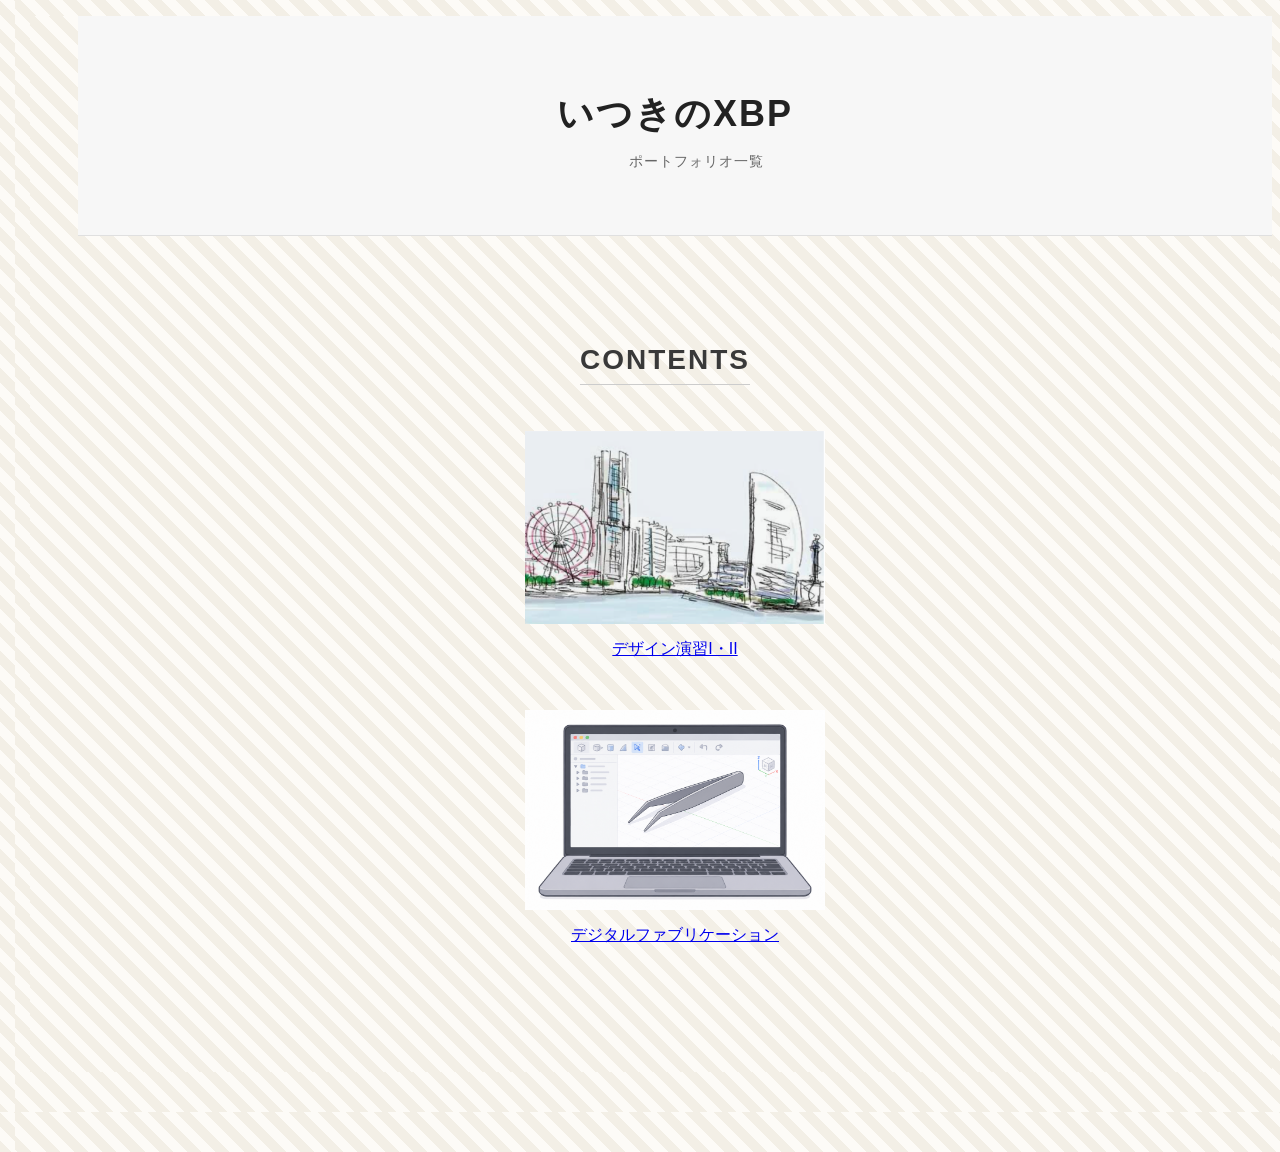
<file: index.html>
<!DOCTYPE html>
<html lang="jp">
<head>
    <meta charset="UTF-8">
    <title>XBP_HPsample</title>
    <link rel="stylesheet" href="./css/style.css">
</head>
<body>
    
    <!-- ヘッダー・メインタイトルの部分 -->
  <div class="main-header">
    <h1>いつきのXBP</h1>
    <p>ポートフォリオ一覧</p>
  </div>
        <!-- このようにするとコードとして認識されない。（メモができる）-->
        <!--番号付きのリスト-->
        <section class="contents-section">
  <h2>CONTENTS</h2>
  
  <!-- 1つ目のコンテンツカード -->
  <div class="card">
    <img src="images/スクリーンショット 2026-11-12 15.03.06.png" alt="デザイン演習"> <!-- 画像のパスを指定 -->
    <li><a href="./de12/index.html">デザイン演習I・II</a></li>
  </div>

  <!-- 2つ目のコンテンツカード -->
  <div class="card">
    <img src="images/pinirasuto.png" alt="コンピュータ">
    <li><a href="./digi_fab/index.html">デジタルファブリケーション</a></li>
  </div>
</section>


            
        <br>
        <br>


</body>
</html>
</file>
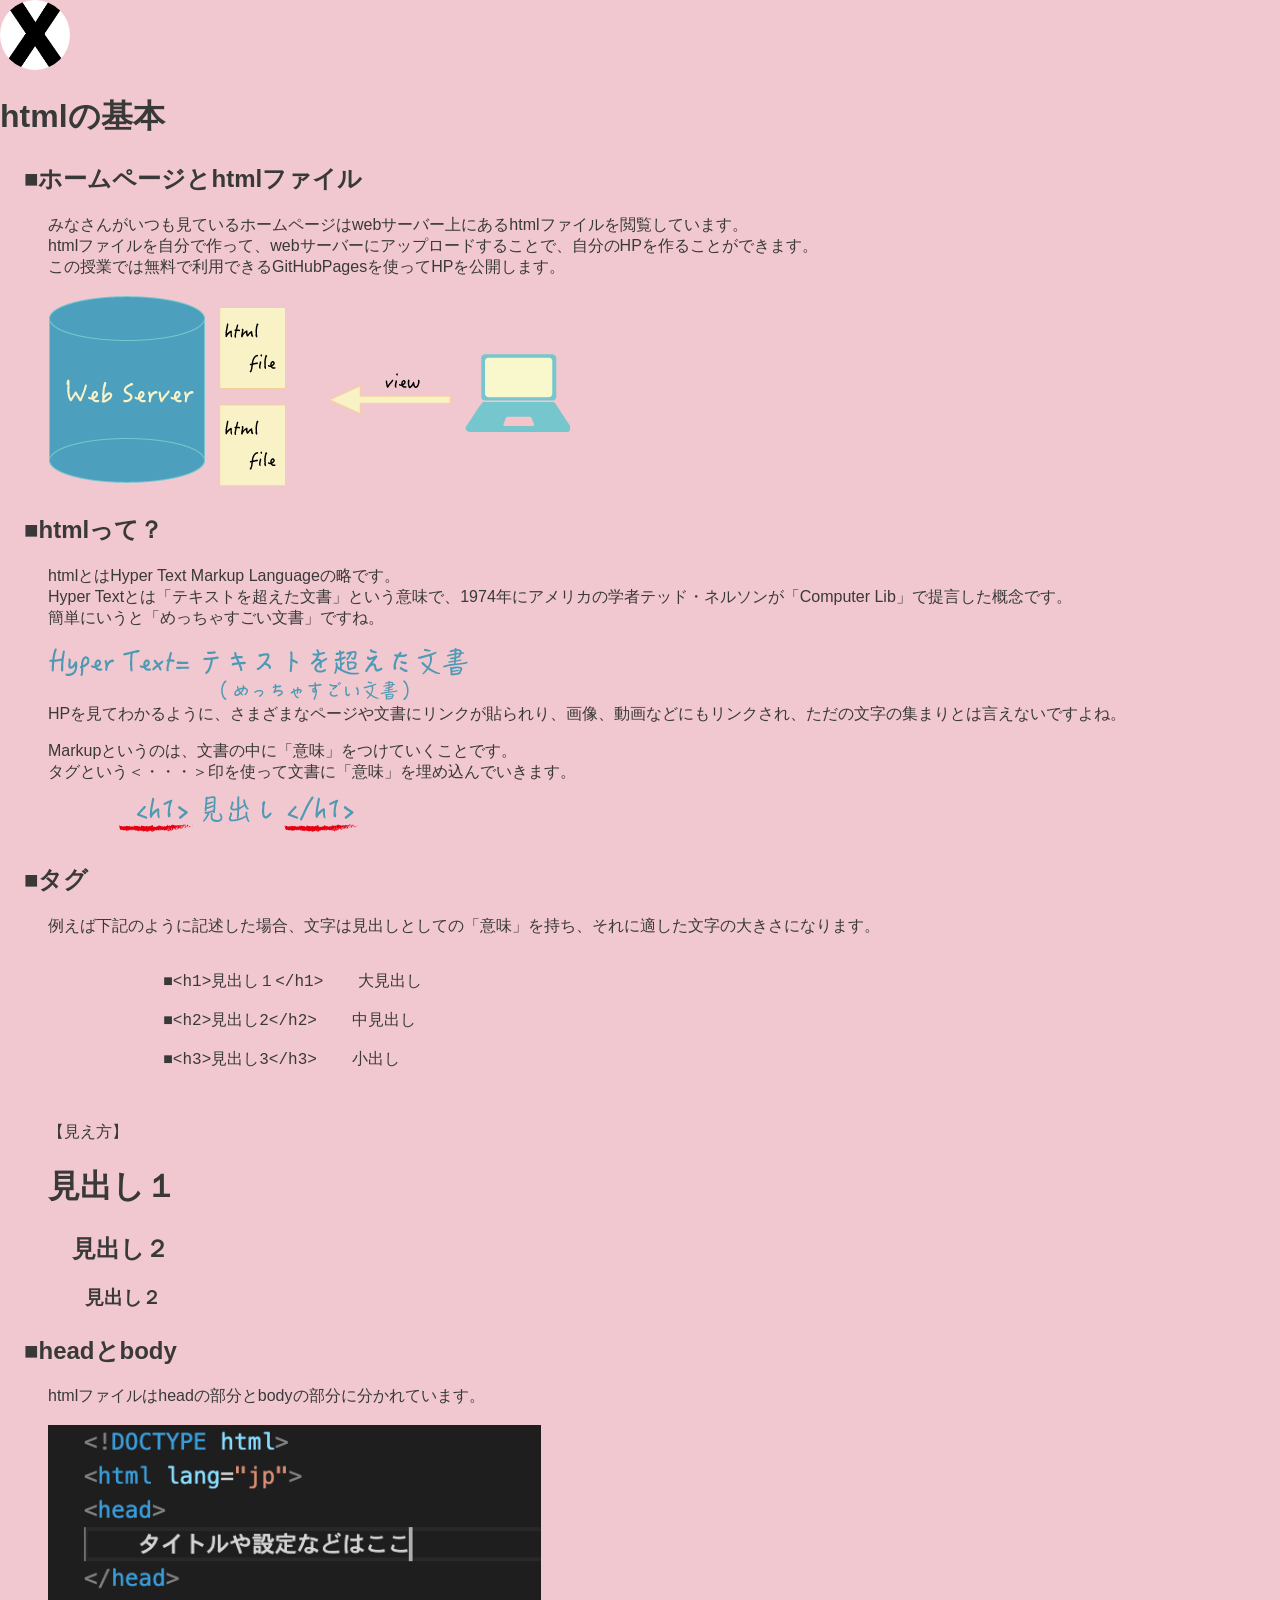
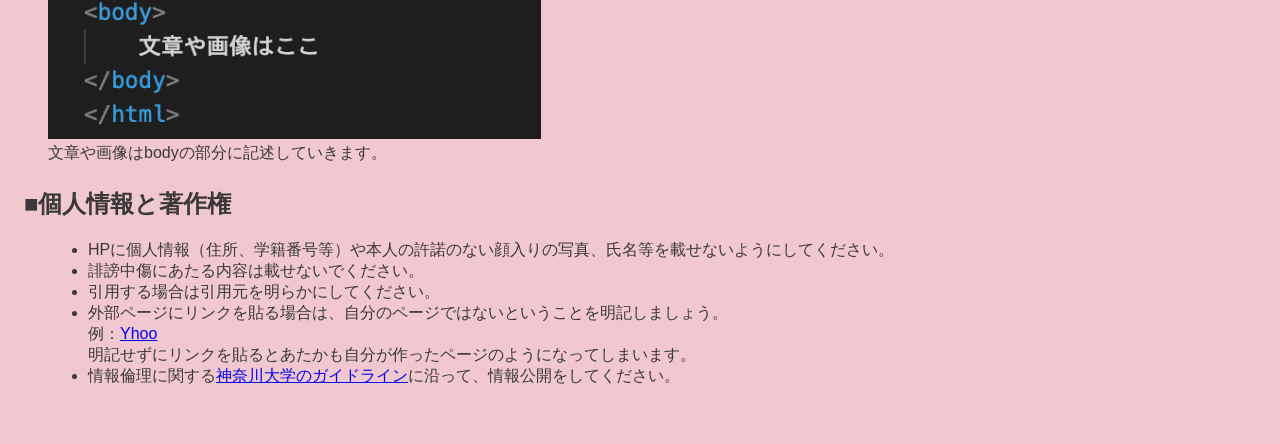
<file: de12/hp1.html>
<!DOCTYPE html>
<html lang="jp">
<head>
    <meta charset="UTF-8">
    <title>html_1</title>
    <link rel="stylesheet" href="./css/style.css">
    <link rel="shortcut icon" href="./images/xbp.ico">
</head>
<body>
    <logotohome>
    <a href="../index.html"><img src="./images/0_XBlogo.png" ></a>
    </logotohome>


    <h1>htmlの基本</h1>
    <h2>■ホームページとhtmlファイル</h2>
        <div>
            みなさんがいつも見ているホームページはwebサーバー上にあるhtmlファイルを閲覧しています。<br>
            htmlファイルを自分で作って、webサーバーにアップロードすることで、自分のHPを作ることができます。<br>
            この授業では無料で利用できるGitHubPagesを使ってHPを公開します。<br><br>
            <img src="./images/webserver_html.png">
        </div>
    <h2>■htmlって？</h2>
    <div>
        htmlとはHyper Text Markup Languageの略です。<br>
        Hyper Textとは「テキストを超えた文書」という意味で、1974年にアメリカの学者テッド・ネルソンが「Computer Lib」で提言した概念です。<br>
        簡単にいうと「めっちゃすごい文書」ですね。<br><br>
        <img src="./images/hypertxt.png"><br>
        HPを見てわかるように、さまざまなページや文書にリンクが貼られり、画像、動画などにもリンクされ、ただの文字の集まりとは言えないですよね。
    </div>
    <div>
        
        Markupというのは、文書の中に「意味」をつけていくことです。<br>
        タグという＜・・・＞印を使って文書に「意味」を埋め込んでいきます。<br>
        <img src="./images/tag.png">

    </div>
    


    <h2>■タグ</h2>
    <div>
        例えば下記のように記述した場合、文字は見出しとしての「意味」を持ち、それに適した文字の大きさになります。<br>
        <xmp>
            ■<h1>見出し１</h1>    大見出し
    
            ■<h2>見出し2</h2>    中見出し
    
            ■<h3>見出し3</h3>    小出し
    
        </xmp>
        【見え方】
        <h1>見出し１</h1>
        <h2>見出し２</h2>
        <h3>見出し２</h3>

    </div>
    
    <h2>■headとbody</h2>
    <div>
    htmlファイルはheadの部分とbodyの部分に分かれています。<br><br>
        <img src="./images/htmlbasic.png" width="40%">
        <br>
        文章や画像はbodyの部分に記述していきます。
    </div>

    <h2>■個人情報と著作権</h2>
    <div>
        <ul>
            <li>HPに個人情報（住所、学籍番号等）や本人の許諾のない顔入りの写真、氏名等を載せないようにしてください。</li>
            <li>誹謗中傷にあたる内容は載せないでください。</li>
            <li>引用する場合は引用元を明らかにしてください。</li>
            <li>外部ページにリンクを貼る場合は、自分のページではないということを明記しましょう。<br>例：<a href="https://www.yahoo.co.jp/">Yhoo</a><br>
            明記せずにリンクを貼るとあたかも自分が作ったページのようになってしまいます。 </li>
            <li>情報倫理に関する<a href="https://www.kanagawa-u.ac.jp/sns/guideline/" target="_blank">神奈川大学のガイドライン</a>に沿って、情報公開をしてください。</li>
        </ul>
    
    </div>






    
<br>
<br>


</body>
</html>
</file>
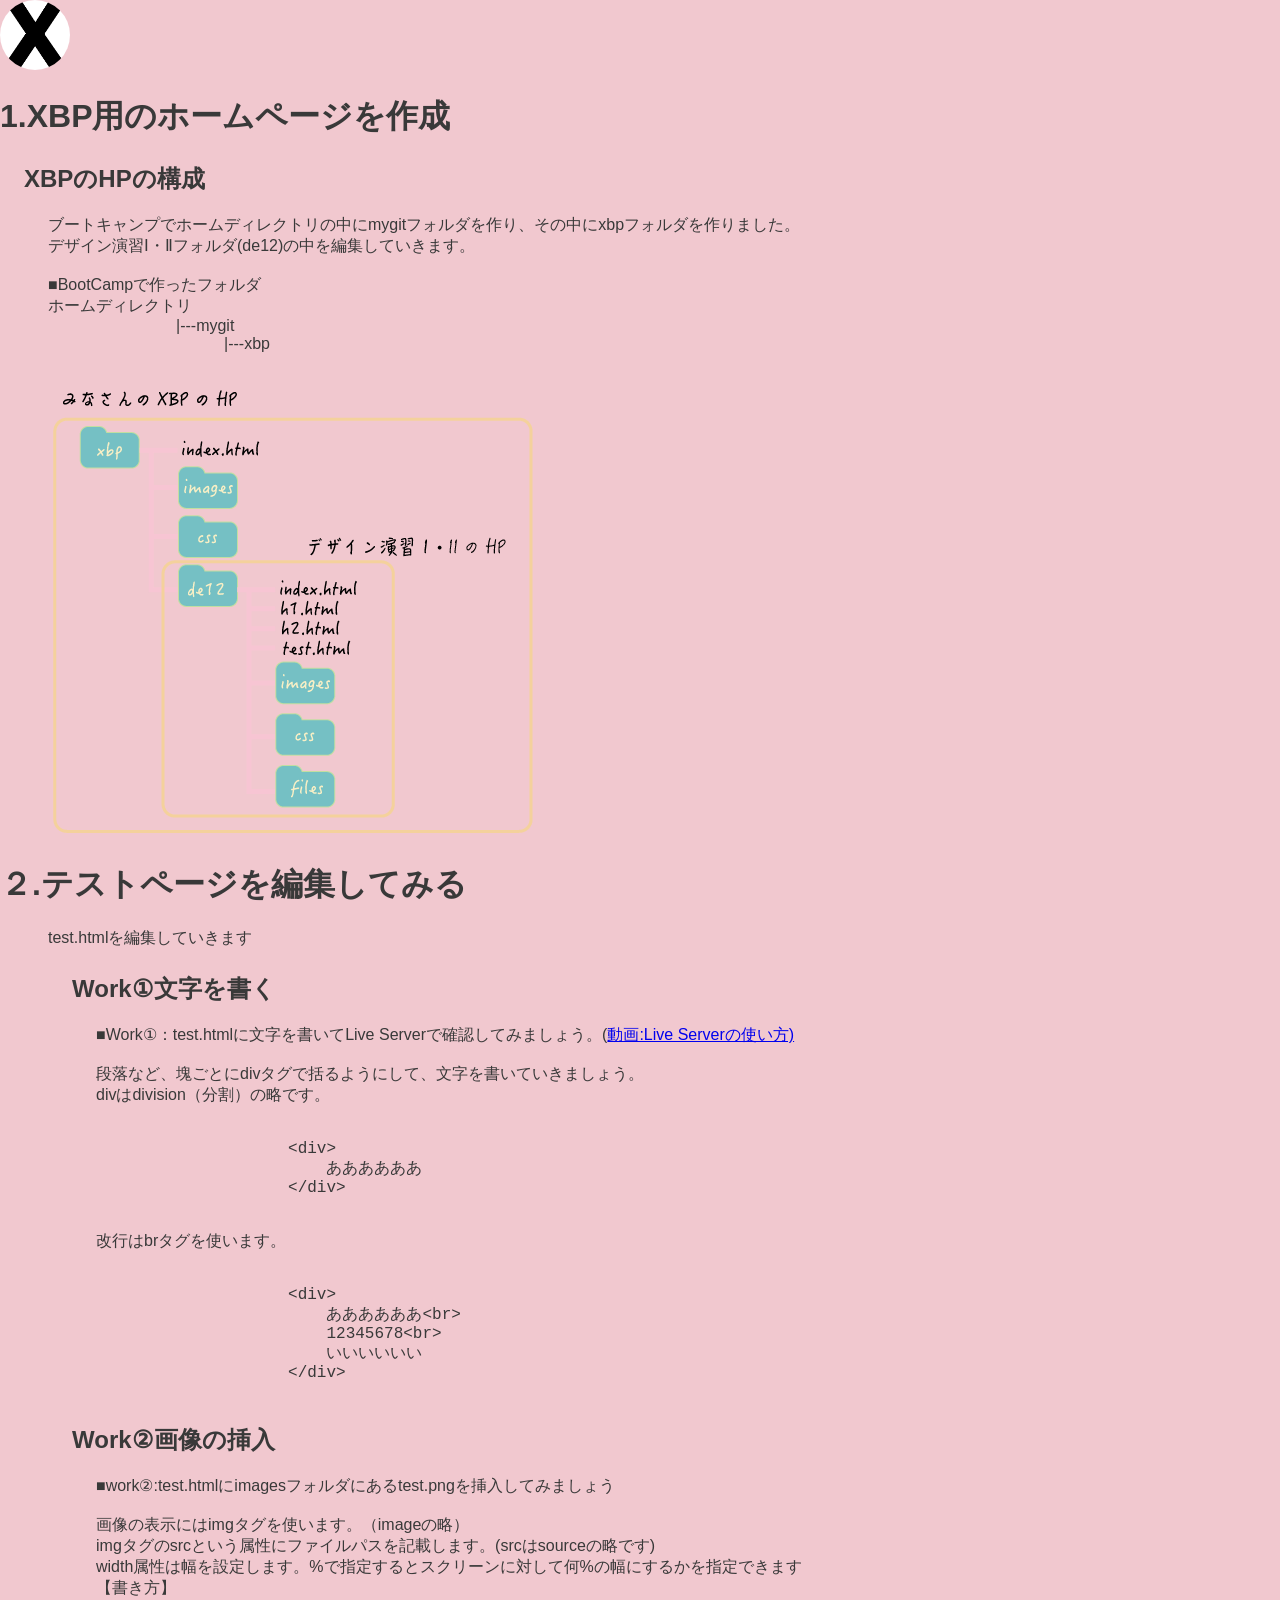
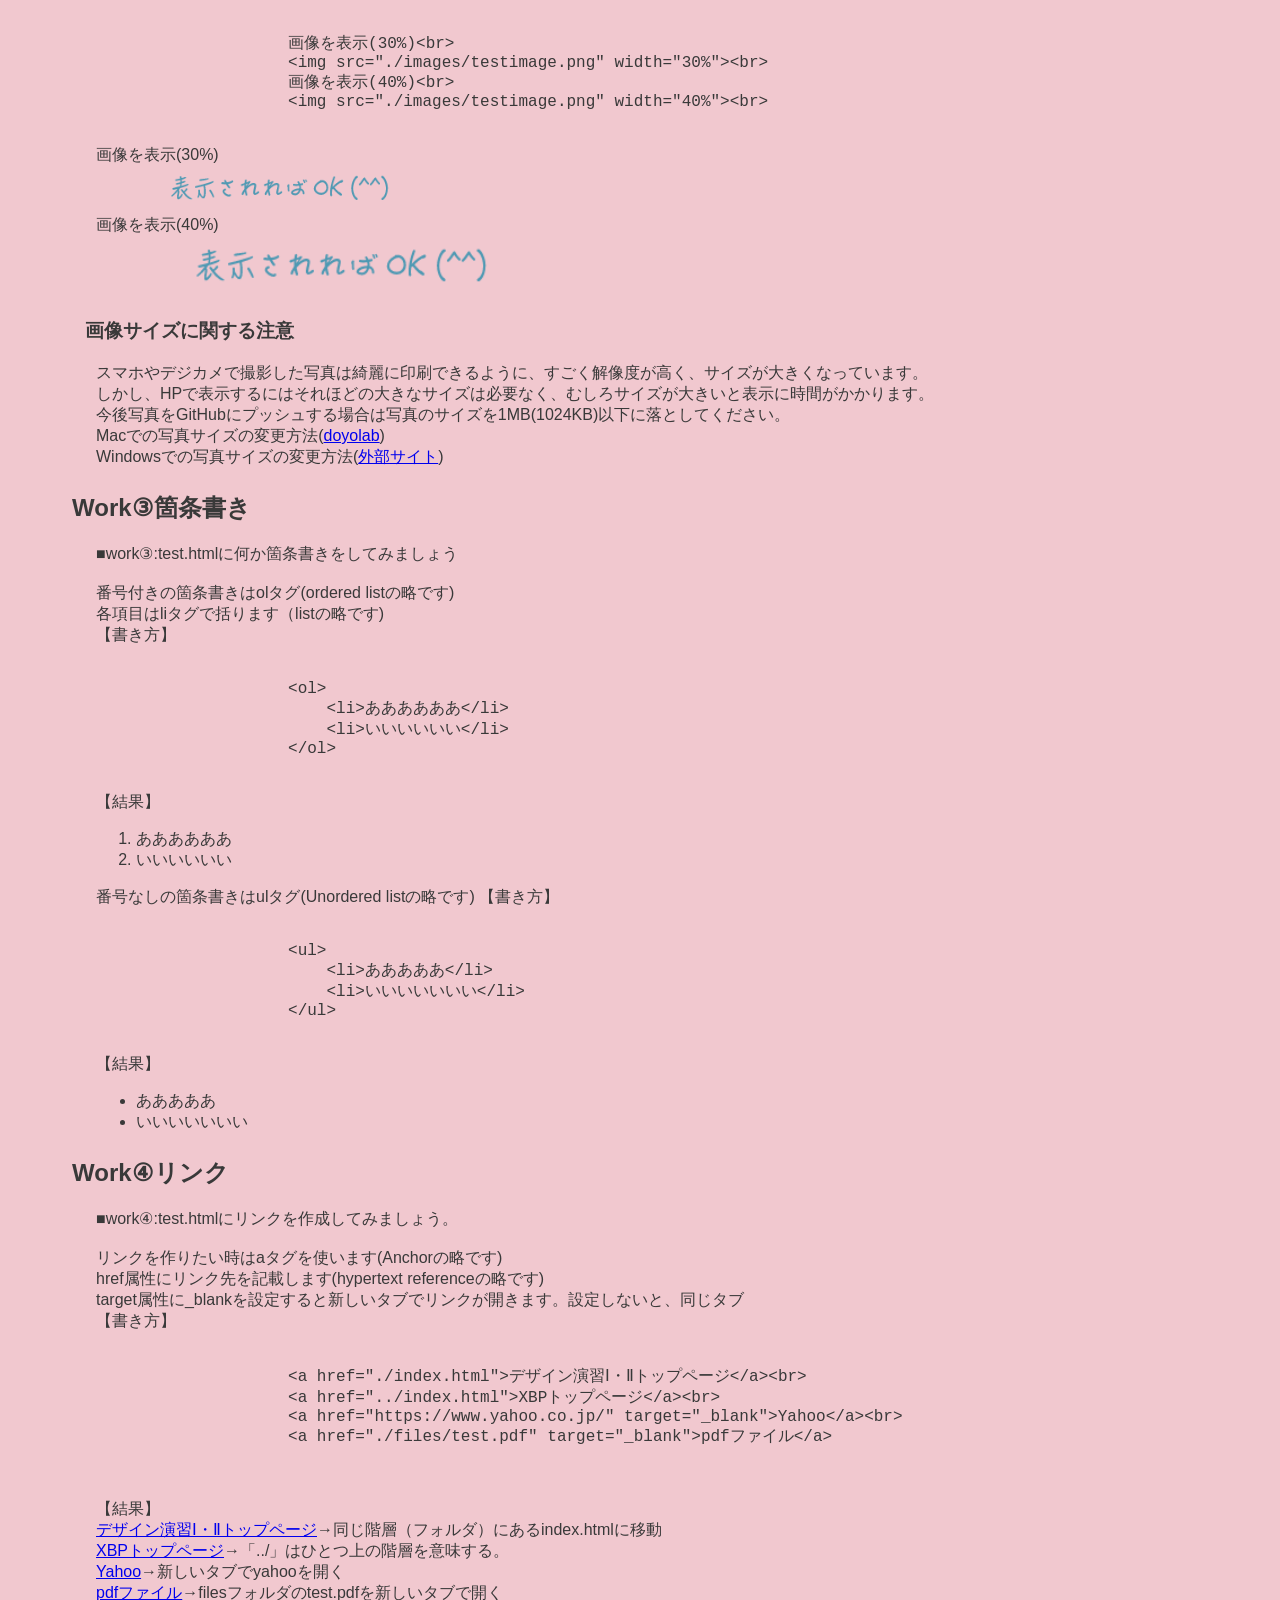
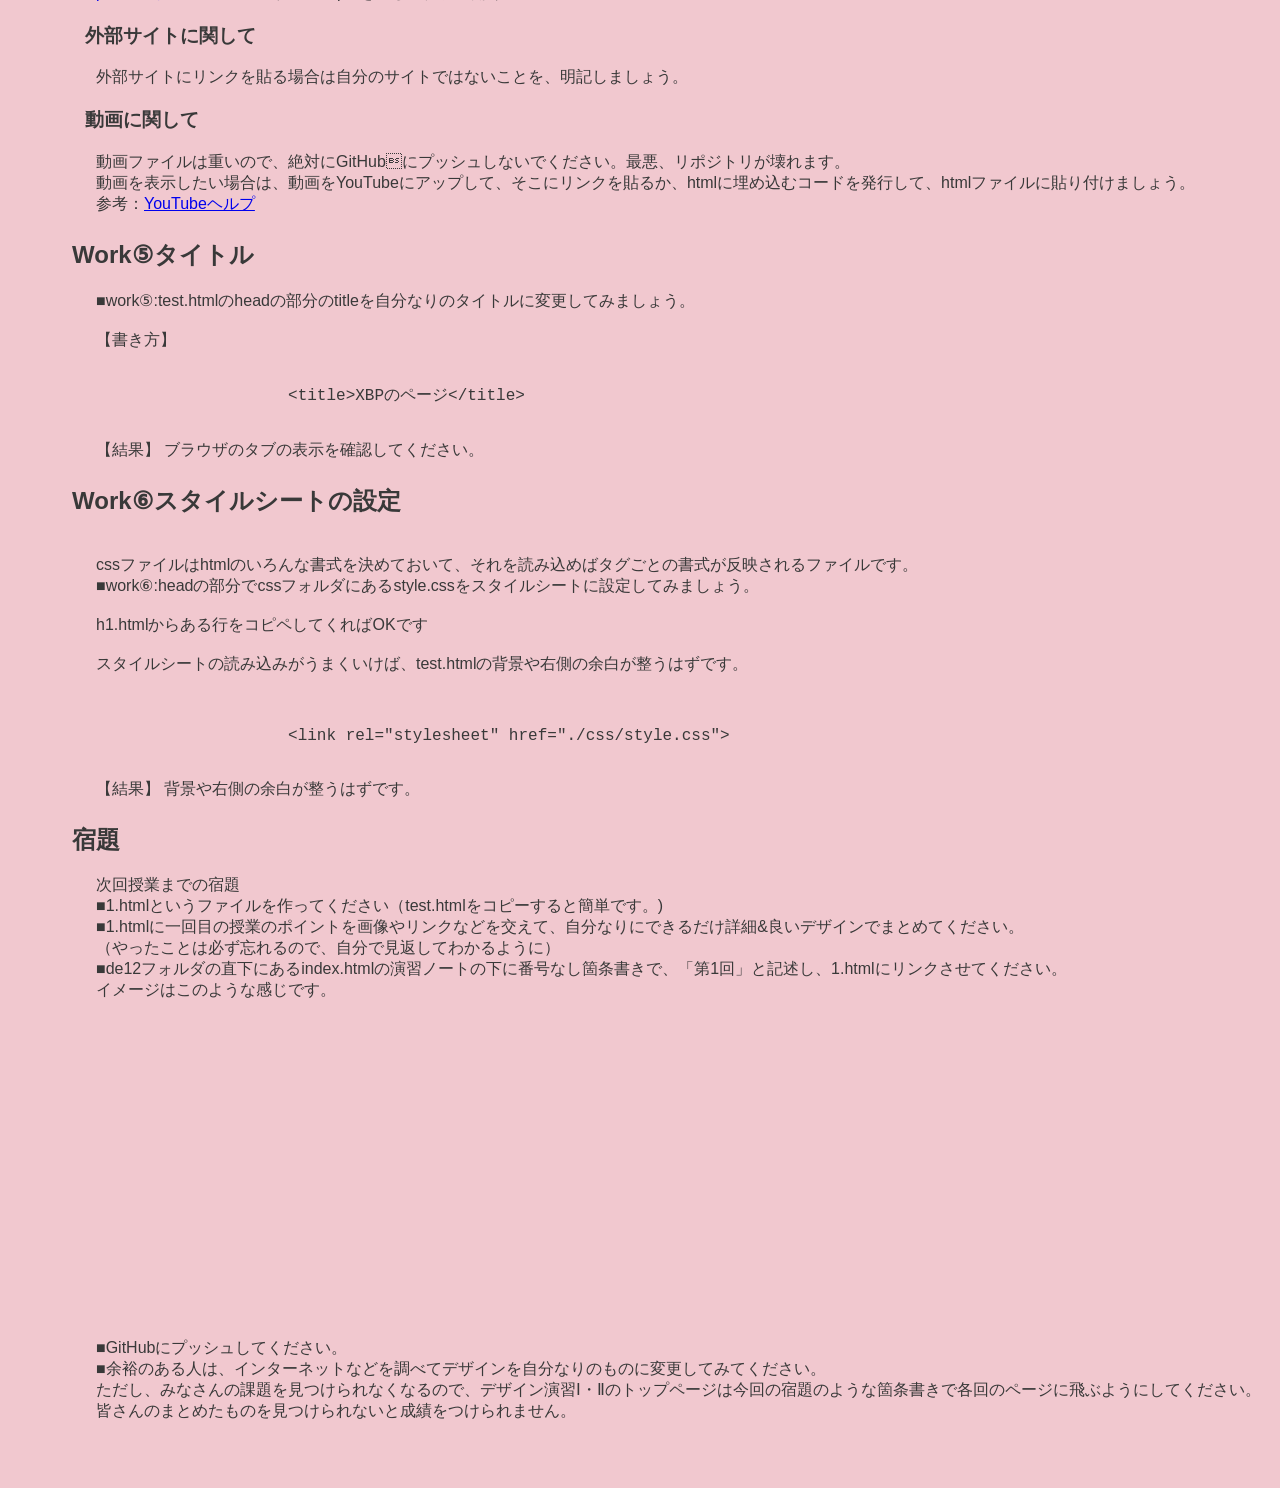
<file: de12/hp2.html>
<!DOCTYPE html>
<html lang="jp">
<head>
    <meta charset="UTF-8">
    <title>html_2</title>
    <link rel="stylesheet" href="./css/style.css">
    <link rel="shortcut icon" href="./images/xbp.ico">
</head>
<body>
    <logotohome>
    <a href="../index.html"><img src="./images/0_XBlogo.png" alt=""></a>
    </logotohome>

    
    <h1>1.XBP用のホームページを作成</h1>
        <h2>XBPのHPの構成</h2>
        <div>
            ブートキャンプでホームディレクトリの中にmygitフォルダを作り、その中にxbpフォルダを作りました。<br>
            デザイン演習Ⅰ・Ⅱフォルダ(de12)の中を編集していきます。<br><br>

            ■BootCampで作ったフォルダ<br>
            ホームディレクトリ<br>
            &emsp;&emsp;&emsp;&emsp;&emsp;&emsp;&emsp;&emsp;|---mygit<br>
            &emsp;&emsp;&emsp;&emsp;&emsp;&emsp;&emsp;&emsp;&emsp;&emsp;&emsp;|---xbp<br><br><br>
            
            
            <img src="images/samplefolder1.png">
                        
            
        </div>
       

    <h1>２.テストページを編集してみる</h1>
    <div>test.htmlを編集していきます
        <h2>Work①文字を書く</h2>
            <div>
                ■Work①：test.htmlに文字を書いてLive Serverで確認してみましょう。(<a href="https://youtu.be/DpFo8xBrLMc">動画:Live Serverの使い方)</a><br><br>
                段落など、塊ごとにdivタグで括るようにして、文字を書いていきましょう。<br>
                divはdivision（分割）の略です。<br>
                <xmp>
                    <div>
                        ああああああ
                    </div>
                </xmp>
                改行はbrタグを使います。
                <xmp>
                    <div>
                        ああああああ<br>
                        12345678<br>
                        いいいいいい
                    </div>
                </xmp>
            </div>
            <h2>Work②画像の挿入</h2>
            <div>
                ■work②:test.htmlにimagesフォルダにあるtest.pngを挿入してみましょう<br><br>
                画像の表示にはimgタグを使います。（imageの略）<br>
                imgタグのsrcという属性にファイルパスを記載します。(srcはsourceの略です)<br>
                width属性は幅を設定します。%で指定するとスクリーンに対して何%の幅にするかを指定できます<br>
                【書き方】
                <xmp>
                    画像を表示(30%)<br>
                    <img src="./images/testimage.png" width="30%"><br>
                    画像を表示(40%)<br>
                    <img src="./images/testimage.png" width="40%"><br>
                </xmp>

            </div>
            <div>
            画像を表示(30%)<br>
            <img src="./images/testimage.png" width="30%"><br>
            画像を表示(40%)<br>
            <img src="./images/testimage.png" width="40%"><br>
            
            </div>
            <h3>画像サイズに関する注意</h3>
            <diV>
                スマホやデジカメで撮影した写真は綺麗に印刷できるように、すごく解像度が高く、サイズが大きくなっています。<br>
                しかし、HPで表示するにはそれほどの大きなサイズは必要なく、むしろサイズが大きいと表示に時間がかかります。<br>
                今後写真をGitHubにプッシュする場合は写真のサイズを1MB(1024KB)以下に落としてください。<br>
                Macでの写真サイズの変更方法(<a href="https://doyodoyo.github.io/doyolab/03photomemo.html" target="_blank">doyolab</a>)<br>
                Windowsでの写真サイズの変更方法(<a href="https://office-hack.com/windows/windows10-image-resize/" target="_blank">外部サイト</a>)

            </diV>

            <h2>Work③箇条書き</h2>

            <div>
                ■work③:test.htmlに何か箇条書きをしてみましょう<br><br>
                番号付きの箇条書きはolタグ(ordered listの略です)<br>
                各項目はliタグで括ります（listの略です)<br>
                【書き方】
                <xmp>
                    <ol>
                        <li>ああああああ</li>
                        <li>いいいいいい</li>
                    </ol>
                </xmp>
                【結果】
                <ol>
                    <li>ああああああ</li>
                    <li>いいいいいい</li>
                </ol>
            </div>
            <div>
                番号なしの箇条書きはulタグ(Unordered listの略です)
                【書き方】
                <xmp>
                    <ul>
                        <li>あああああ</li>
                        <li>いいいいいいい</li>
                    </ul>
                </xmp>
                【結果】
                <ul>
                    <li>あああああ</li>
                    <li>いいいいいいい</li>
                </ul>

            </div>
            <h2>Work④リンク</h2>
            <div>
                ■work④:test.htmlにリンクを作成してみましょう。<br><br>
                リンクを作りたい時はaタグを使います(Anchorの略です)<br>
                href属性にリンク先を記載します(hypertext referenceの略です)<br>
                target属性に_blankを設定すると新しいタブでリンクが開きます。設定しないと、同じタブ<br>
                【書き方】
                <xmp>
                    <a href="./index.html">デザイン演習Ⅰ・Ⅱトップページ</a><br>
                    <a href="../index.html">XBPトップページ</a><br>
                    <a href="https://www.yahoo.co.jp/" target="_blank">Yahoo</a><br>
                    <a href="./files/test.pdf" target="_blank">pdfファイル</a>

                </xmp>
                【結果】<br>
                <a href="./index.html">デザイン演習Ⅰ・Ⅱトップページ</a>→同じ階層（フォルダ）にあるindex.htmlに移動<br>
                <a href="../index.html">XBPトップページ</a>→「../」はひとつ上の階層を意味する。<br>
                <a href="https://www.yahoo.co.jp/" target="_blank">Yahoo</a>→新しいタブでyahooを開く<br>
                <a href="./files/test.pdf" target="_blank">pdfファイル</a>→filesフォルダのtest.pdfを新しいタブで開く<br>
            </div>
            <h3>外部サイトに関して</h3>
            <div>
                外部サイトにリンクを貼る場合は自分のサイトではないことを、明記しましょう。
            </div>
            <h3>動画に関して</h3>
            <div>
            動画ファイルは重いので、絶対にGitHubにプッシュしないでください。最悪、リポジトリが壊れます。<br>
            動画を表示したい場合は、動画をYouTubeにアップして、そこにリンクを貼るか、htmlに埋め込むコードを発行して、htmlファイルに貼り付けましょう。<br>
            参考：<a href="https://support.google.com/youtube/answer/171780?hl=ja" target="_blank">YouTubeヘルプ</a>
            </div>
            <h2>Work⑤タイトル</h2>
            <div>
                ■work⑤:test.htmlのheadの部分のtitleを自分なりのタイトルに変更してみましょう。<br><br>
                【書き方】
                <xmp>
                    <title>XBPのページ</title>
                </xmp>
                【結果】
                ブラウザのタブの表示を確認してください。
            </div>

            <h2>Work⑥スタイルシートの設定</h2>
            <div>
                <br>cssファイルはhtmlのいろんな書式を決めておいて、それを読み込めばタグごとの書式が反映されるファイルです。<br>
                ■work⑥:headの部分でcssフォルダにあるstyle.cssをスタイルシートに設定してみましょう。<br><br>
                h1.htmlからある行をコピペしてくればOKです<br>
                
                <br>スタイルシートの読み込みがうまくいけば、test.htmlの背景や右側の余白が整うはずです。
                <br><br>
                <xmp>
                    <link rel="stylesheet" href="./css/style.css">
                </xmp>
                【結果】
                背景や右側の余白が整うはずです。
            </div>

            <h2>宿題</h2>
            <div>
                次回授業までの宿題<br>
                ■1.htmlというファイルを作ってください（test.htmlをコピーすると簡単です。)<br>
                ■1.htmlに一回目の授業のポイントを画像やリンクなどを交えて、自分なりにできるだけ詳細&良いデザインでまとめてください。<br>
                （やったことは必ず忘れるので、自分で見返してわかるように）<br>
                ■de12フォルダの直下にあるindex.htmlの演習ノートの下に番号なし箇条書きで、「第1回」と記述し、1.htmlにリンクさせてください。<br>
                
                イメージはこのような感じです。<br>
                <iframe width="560" height="315" src="https://www.youtube.com/embed/QmtEP_GOFp0" title="YouTube video player" frameborder="0" allow="accelerometer; autoplay; clipboard-write; encrypted-media; gyroscope; picture-in-picture" allowfullscreen></iframe>
                <br><br>
                ■GitHubにプッシュしてください。<br>

                ■余裕のある人は、インターネットなどを調べてデザインを自分なりのものに変更してみてください。<br>
                ただし、みなさんの課題を見つけられなくなるので、デザイン演習Ⅰ・Ⅱのトップページは今回の宿題のような箇条書きで各回のページに飛ぶようにしてください。<br>
                皆さんのまとめたものを見つけられないと成績をつけられません。
            </div>

    </div>
    
<br>
<br>


</body>
</html>
</file>
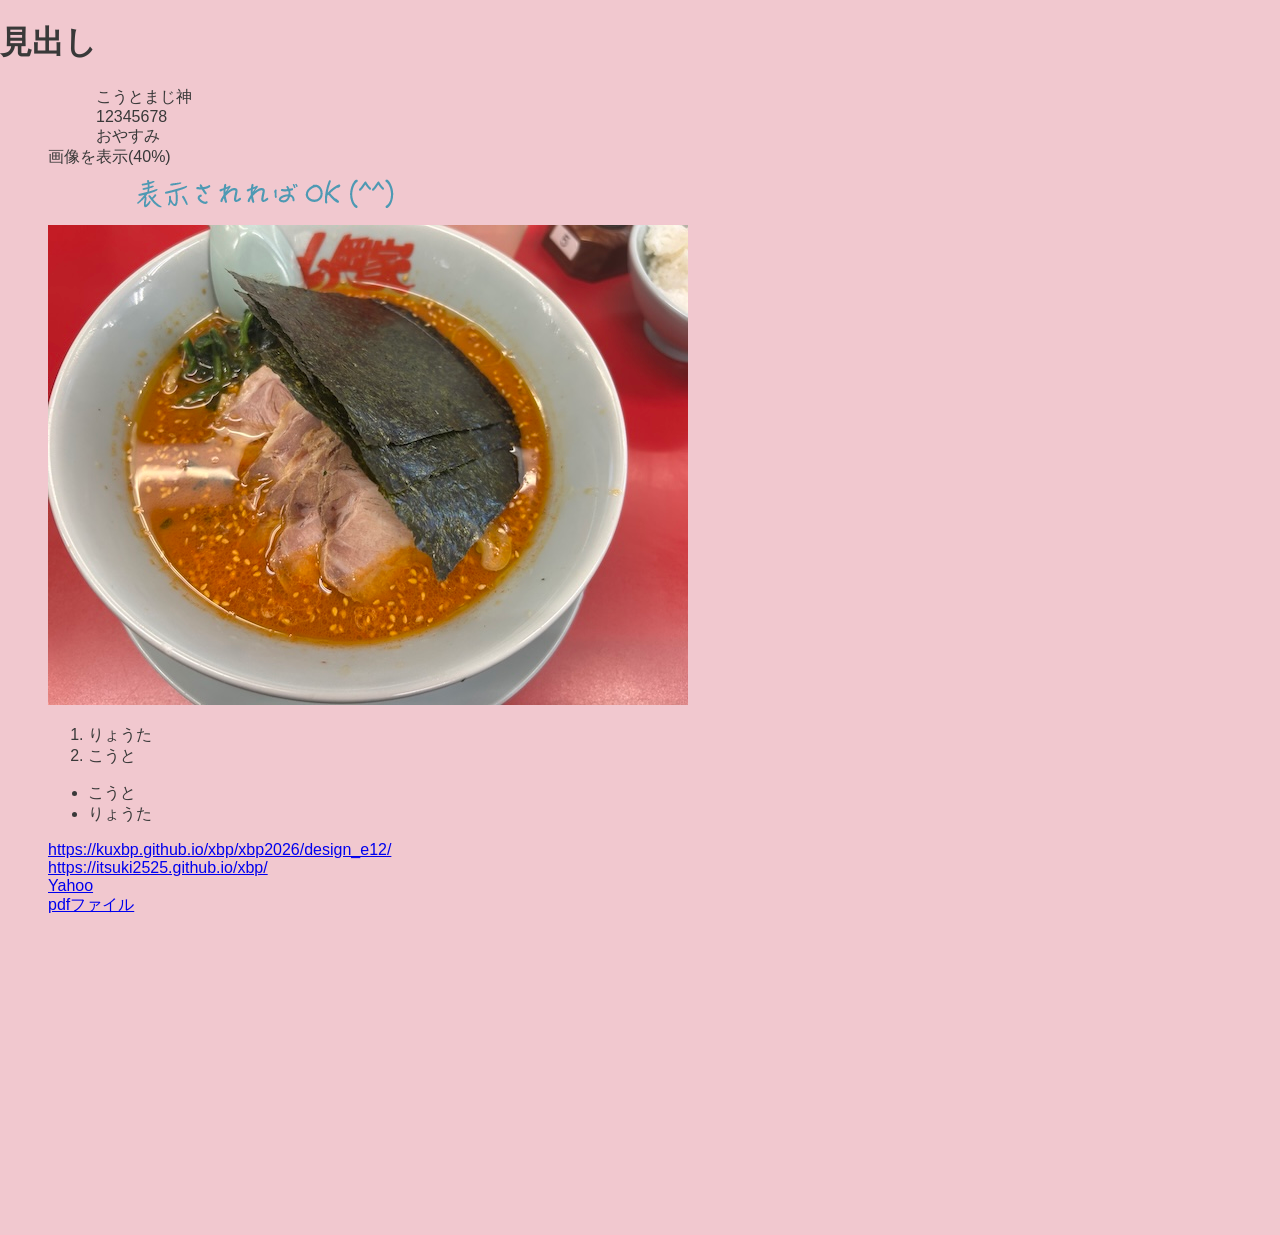
<file: de12/test.html>
<!DOCTYPE html>
<html lang="jp">
<head>
    <!-- ⑥↓タイトルを変えてみよう -->
    <title>andaitsuki</title>
    <!-- ⑤スタイルシートの設定をしよう -->
     <link rel="stylesheet" href="css/style.css">
    <!-- h1.htmlからある行をコピペしてくればOK -->
</head>
<body>
    <h1>見出し</h1>
    <!-- 塊ごとにdivタグで区切るようにしましょう。 -->
    <div>
         <!-- ①↓に文字を書いてみよう -->
<div>    こうとまじ神<br>
12345678<br>
おやすみ
                    
                        


                    </div>
         <!-- ②↓に画像（imagesフォルダにあるtest.png）を挿入してみよう -->
画像を表示(40%)<br>
<img src="images/testimage.png".width="1%"><br>
<img src="./images/IMG_7493.jpeg".width="1%"><br>
         <!-- ③↓に箇条書きをしてみよう -->
<ol>
    <li>りょうた</li>
    <li>こうと</li>
     </ol>
      <ul>
        <li>こうと</li>
        <li>りょうた</li>
         </ul>
         <!-- ④↓に外部リンクを作ってみよう -->
 <a href="index.html">https://kuxbp.github.io/xbp/xbp2026/design_e12/</a><br>
 <a href="../index.html">https://itsuki2525.github.io/xbp/</a><br>
 <a href="https://www.yahoo.co.jp/" target="_blank">Yahoo</a><br>
 <a href="files/test.pdf" target="_blank">pdfファイル</a><br>
<iframe width="560" height="315" src="https://www.youtube.com/embed/Iu8huft5Vuk?si=k0GyB7OzW1L9aQEW" title="YouTube video player" frameborder="0" allow="accelerometer; autoplay; clipboard-write; encrypted-media; gyroscope; picture-in-picture; web-share" referrerpolicy="strict-origin-when-cross-origin" allowfullscreen></iframe><br＞

    </div>

</body>
</html>
</file>
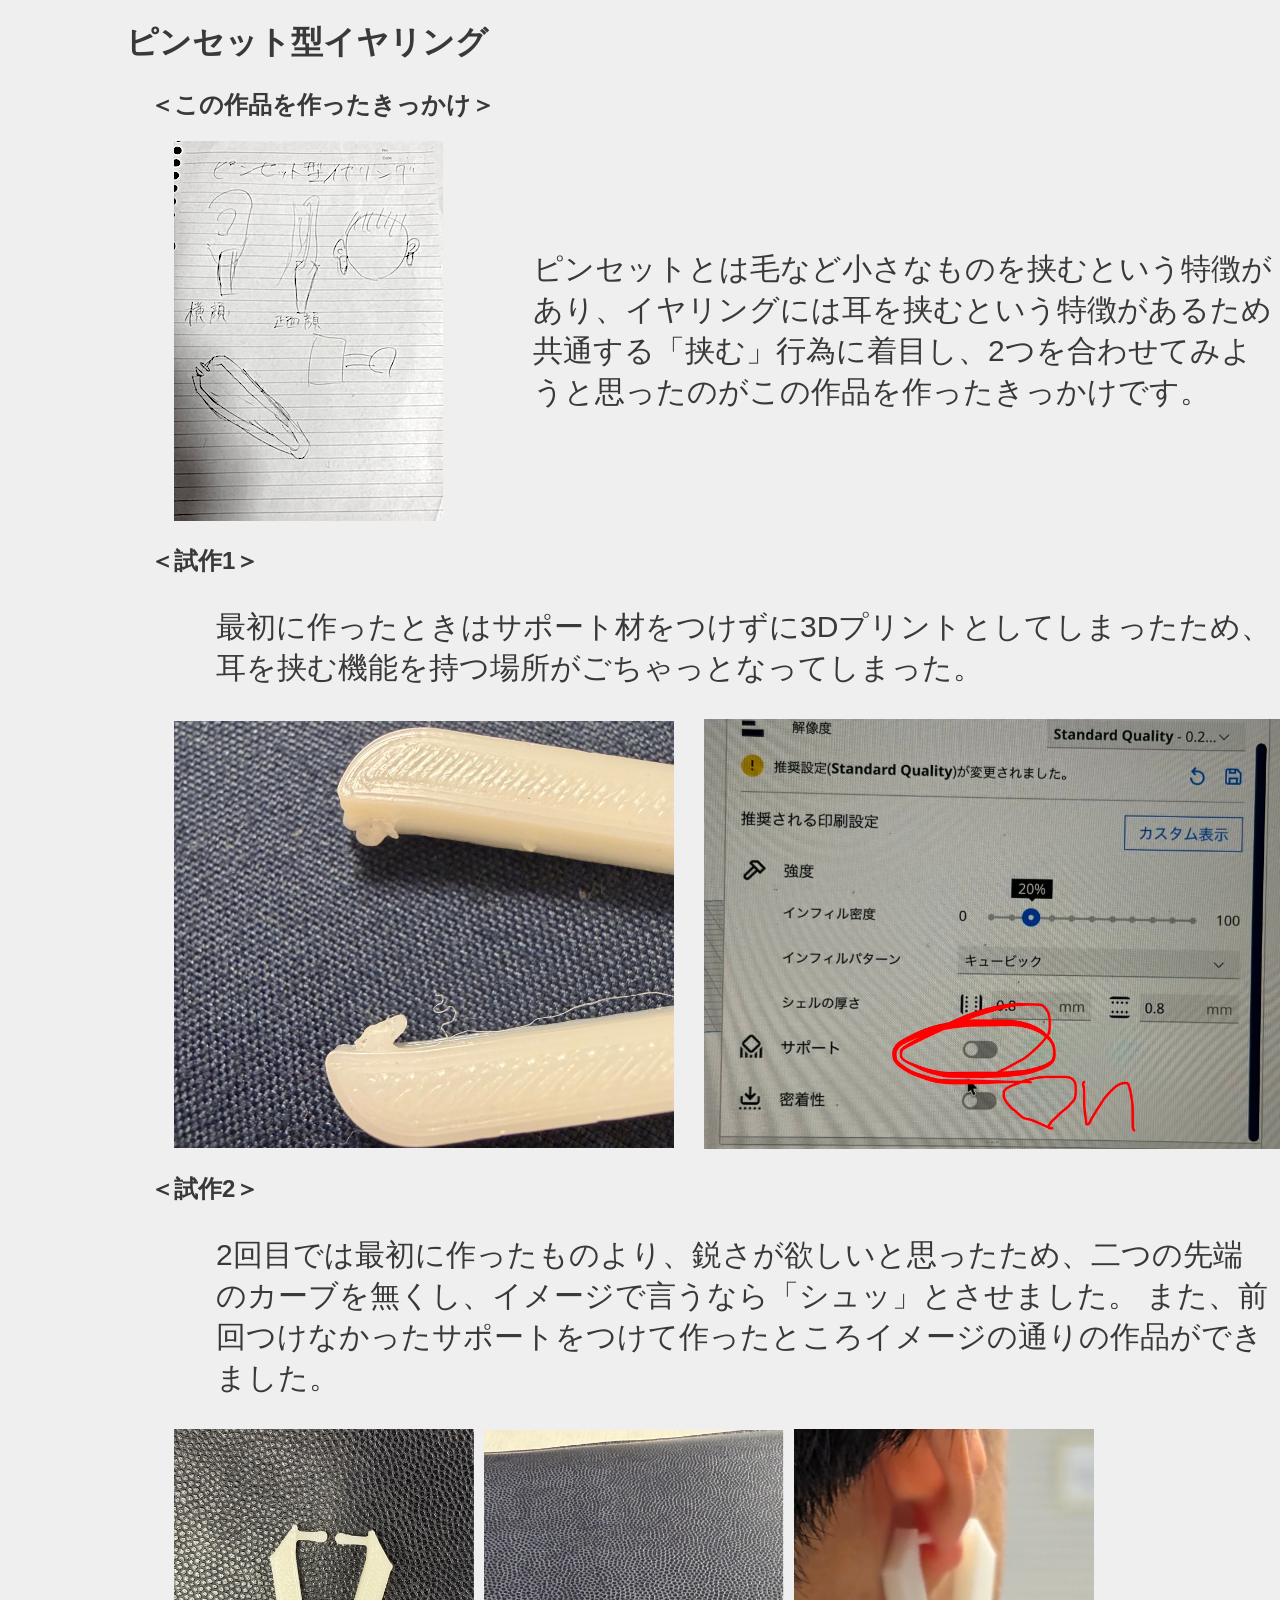
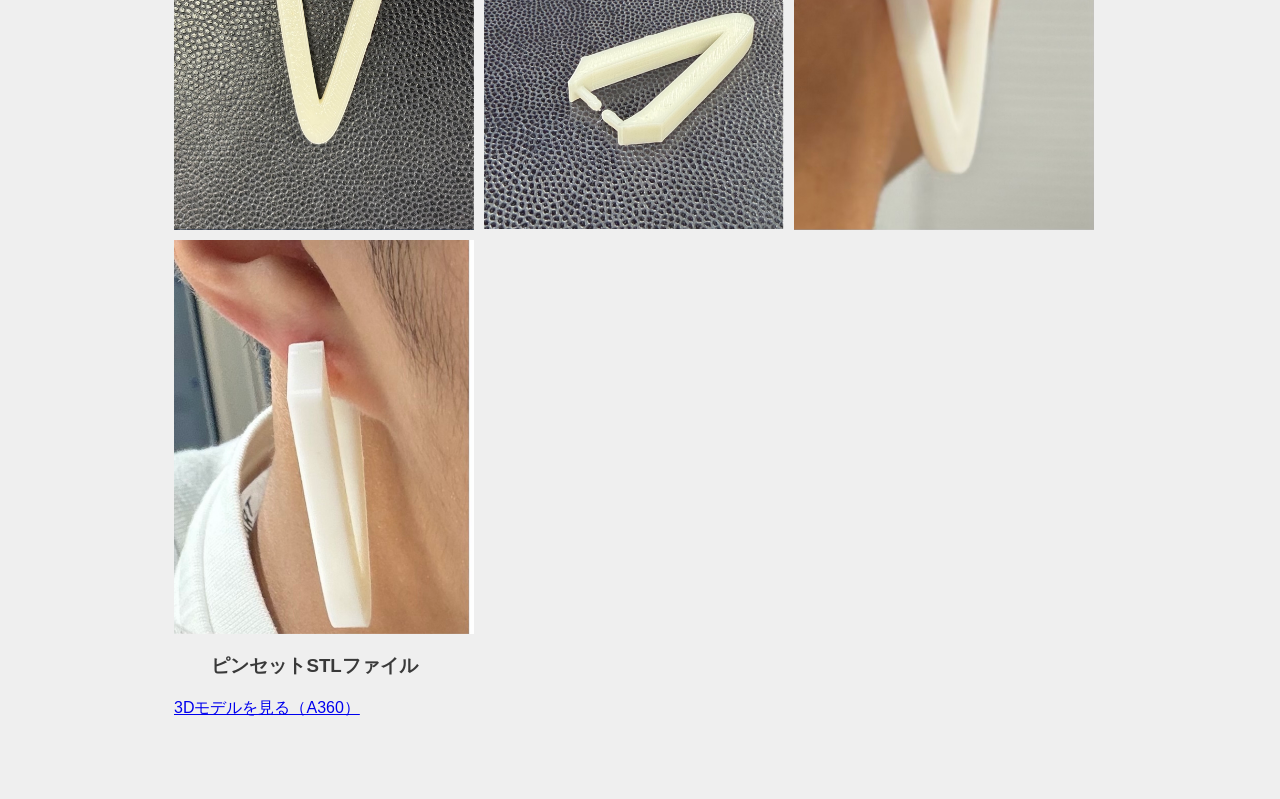
<file: digi_fab/3.html>
<!DOCTYPE html>
<html lang="jp">
<head>
    <!-- ⑥↓タイトルを変えてみよう -->
    <title>いつきのピンセット</title>
    <!-- ⑤スタイルシートの設定をしよう -->
     <link rel="stylesheet" href="css/style.css">
    <!-- h1.htmlからある行をコピペしてくればOK -->
</head>
<body>
    <div class="container">
  <!-- 左側のテキスト部分 -->
  <div class="text-container">
    <h1>ピンセット型イヤリング</h1>
    <h2>＜この作品を作ったきっかけ＞</h2>
    
  
<div style="display: flex; align-items: center; gap: 0;">
  <img src="./images/ピンセットスケッチ.jpg" width="500" alt="画像">
  <p style="font-size: 30px; font-weight: 300;">
    ピンセットとは毛など小さなものを挟むという特徴があり、イヤリングには耳を挟むという特徴があるため共通する「挟む」行為に着目し、2つを合わせてみようと思ったのがこの作品を作ったきっかけです。
  </p>
</div>
<h2>＜試作1＞</h2>
<p style="font-size: 30px; font-weight: 300;">
最初に作ったときはサポート材をつけずに3Dプリントとしてしまったため、耳を挟む機能を持つ場所がごちゃっとなってしまった。
</p>
<div style="display: flex; align-items: center; gap: 30px;">
  <img src="./images/sippai.jpg" width="500" alt="失敗">
  <img src="./images/curasupport.jpg" width="600" alt="サポート">
</div>
 
 <h2>＜試作2＞</h2>
<p style="font-size: 30px; font-weight: 300;">
2回目では最初に作ったものより、鋭さが欲しいと思ったため、二つの先端のカーブを無くし、イメージで言うなら「シュッ」とさせました。
また、前回つけなかったサポートをつけて作ったところイメージの通りの作品ができました。
</p>
<div style="display: flex; align-items: center; gap: 10px; flex-wrap: wrap;">
  <img src="./images/pinsetue.jpg" width="300" alt="ピンセット絵">
  <img src="./images/pinsetnaname.jpg" width="300" alt="斜め">
  <img src="./images/pinsetkaousiro.jpg" width="300" alt="後ろ">
  <img src="./images/pinsetkaoyoko.jpg" width="300" alt="横">
</div>
<div>
    <h3>ピンセットSTLファイル</h3>
  <a href="https://a360.co/4skz4wR" target="_blank">3Dモデルを見る（A360）</a>
</div>
</body>
</html>
</file>
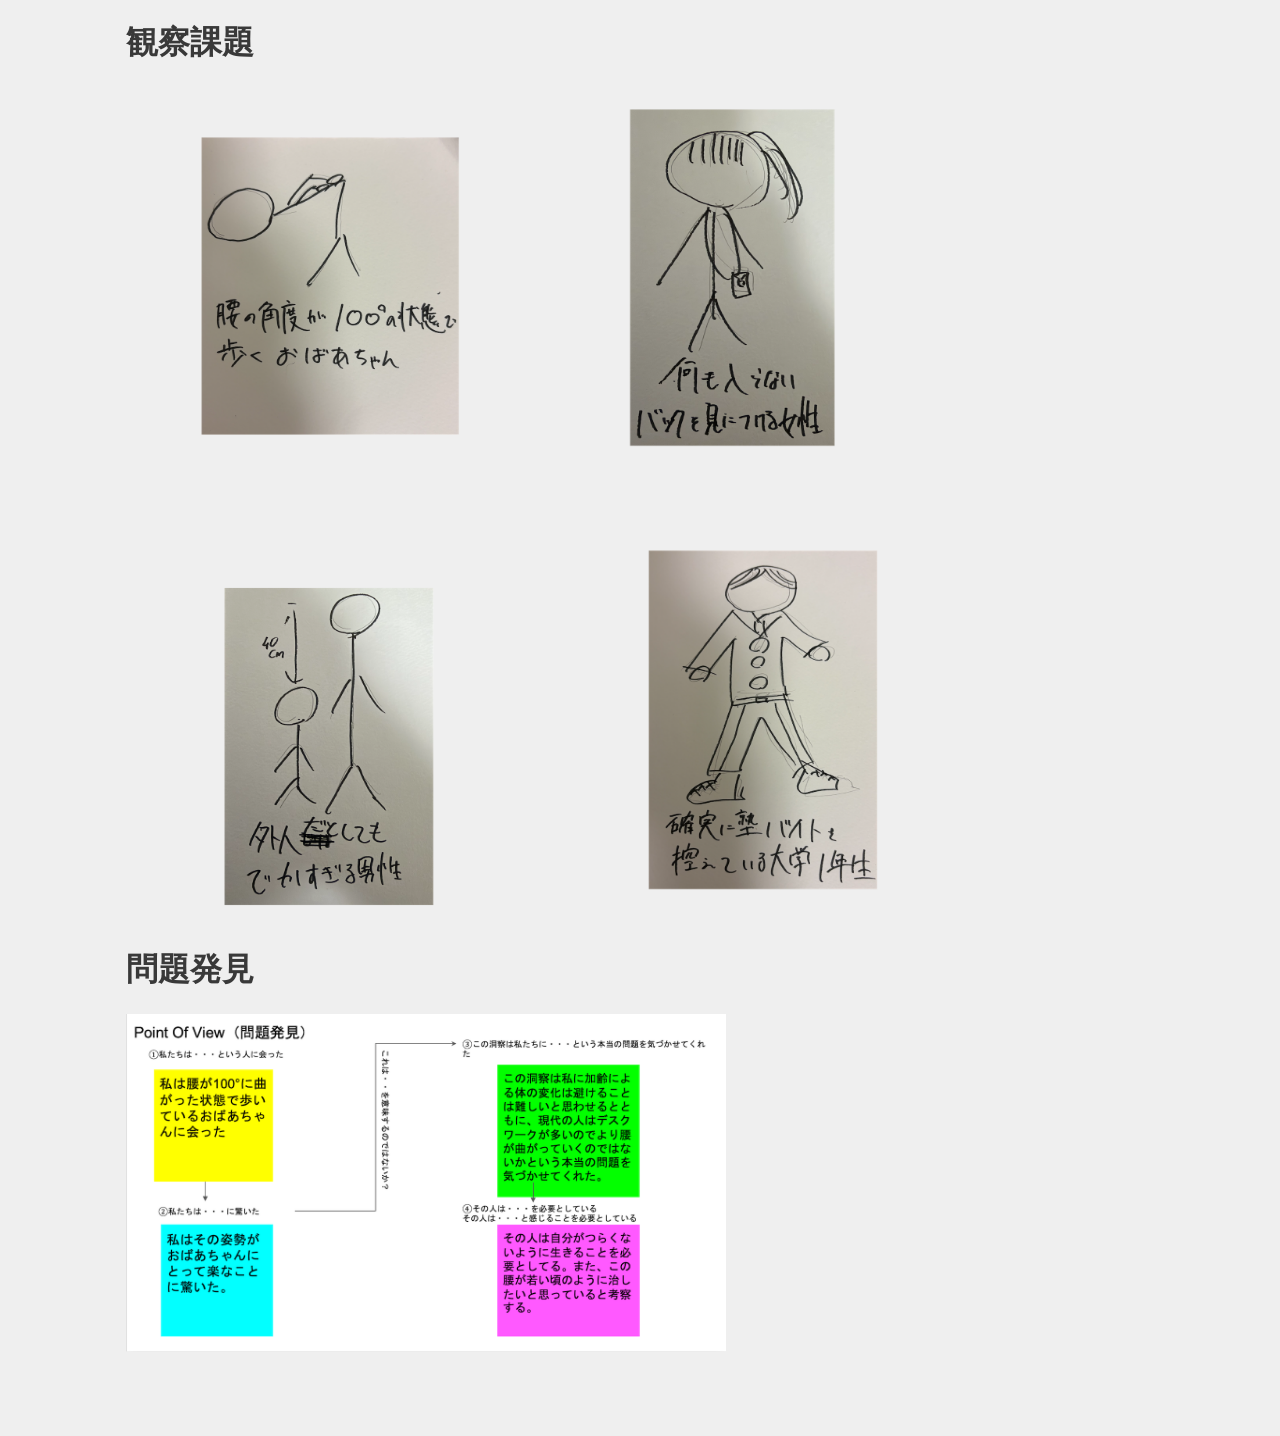
<file: digi_fab/6.html>
<!DOCTYPE html>
<html lang="jp">
<head>
    <!-- ⑥↓タイトルを変えてみよう -->
    <title>観察課題</title>
    <!-- ⑤スタイルシートの設定をしよう -->
     <link rel="stylesheet" href="css/style.css">
    <!-- h1.htmlからある行をコピペしてくればOK -->
</head>
<body>
    <div class="container">
  <!-- 左側のテキスト部分 -->
  <div class="text-container">
    <h1>観察課題</h1>

    <div style="display: grid; grid-template-columns: repeat(2, 400px); gap: 40px;">
  <img src="./images/ペースト済み 2026-11-21 4.10.05 午後.png" width="300" alt="100">
  <img src="./images/ペースト済み 2026-11-21 4.06.51 午後.png" width="300" alt="ミニ">
  <img src="./images/ペースト済み 2026-11-21 4.12.07 午後.png" width="300" alt="外人">
  <img src="./images/ペースト済み 2026-11-21 4.12.59 午後.png" width="300" alt="スーツ">
</div>

<h1>問題発見</h1>
<img src="./images/ペースト済み 2026-11-21 5.58.38 午後.png" width="600" alt="100">
</file>
<file: css/style.css>
@charset "utf-8";
/* 冒頭でimport */
@import url('https://fonts.googleapis.com/css?family=Raleway:700&display=swap');
@import url('https://fonts.googleapis.com/css?family=M+PLUS+Rounded+1c:400,700&display=swap&subset=japanese');
/* フォントを指定したいところで */

logo img{
    border-radius: 50%;
    width: 150px;
    height: 150px;
    object-fit: cover; /* 画像のトリミング */
}

logotohome img{
    border-radius: 70%;
    width: 70px;
    height: 70px;
    object-fit: cover; /* 画像のトリミング */
}



/* ========== common ========== */
html, body {
	font-size: 16px;
	font-family: sans-serif;
	color: #393939;
    margin-left: 15px;
    margin-bottom: 40px;
	background: #efefef;
}
h1{
    text-indent: 0em;
}
h2{
    margin-left: 1em;
    margin-top: 1em;
}
h3{
    margin-left: 2em;
}
div{
    margin-top: 1em;
    margin-left: 3em;
}
p{
    margin-left: 3em;
}
span.blackback{
    text-indent: 3em;
    background: #393939;
    color: #efefef;
}

a {
  transition: opacity 0.3s ease;
}
a:hover {
  opacity: 0.7; /* マウスを乗せると少し透ける */
}

html, body {
  background-color: #fdfbf7;
  background-image: repeating-linear-gradient(
    45deg,
    #f3efe6,
    #f3efe6 10px,
    #fdfbf7 10px,
    #fdfbf7 20px
  );
}

/* セクション全体を中央揃えにする */
.contents-section {
  text-align: center;
  max-width: 600px;  /* 幅が広がりすぎないように制限 */
  margin: 0 auto;    /* 画面の中央に配置 */
  padding: 40px 20px;
}

/* CONTENTSの見出しデザイン */
.contents-section h2 {
  font-size: 28px;
  letter-spacing: 2px;
  margin-bottom: 30px;
  border-bottom: 1px solid #ccc; /* 下にうっすら線を引く場合 */
  display: inline-block;
  padding-bottom: 8px;
}

/* 各カードのスタイル */
.card {
  margin-bottom: 50px; /* カード同士の間隔 */
}

/* 画像のサイズと枠の設定 */
.card img {
  width: 100%;
  max-width: 300px;   /* 画像の最大幅 */
  height: auto;
  display: block;
  margin: 0 auto 15px; /* 画像を中央に配置して下に余白を作る */
}

/* 青色のリンク見出し */
.card h3 a {
  color: #1a0dab;      /* 画像のような青色 */
  font-size: 20px;
  text-decoration: underline; /* 下線をつける */
}

.card h3 a:hover {
  color: #0000cc;      /* ホバー時に少し濃い青にする */
}

/* 説明テキスト */
.card p {
  color: #555555;      /* 少し落ち着いたグレー */
  font-size: 14px;
  line-height: 1.8;    /* 行間を広げて読みやすく */
  margin-top: 10px;
}
/* メインタイトル全体のスタイル */
.main-header {
  text-align: center;      /* 文字を中央揃えにする */
  padding: 50px 20px;      /* 上下にたっぷりと余白をとる */
  background-color: #f7f7f7; /* 薄い背景色を敷く（不要ならこの行を消す） */
  margin-bottom: 40px;     /*CONTENTSとの間に隙間を作る */
  border-bottom: 1px solid #e0e0e0; /* 下部にうっすら線を引く */
}

/* メインの大きな文字 */
.main-header h1 {
  font-size: 36px;         /* 文字を大きくする */
  font-weight: bold;
  color: #222222;          /* 引き締まった黒色 */
  margin-bottom: 8px;      /* タイトルとサブタイトルの間隔 */
  letter-spacing: 2px;     /* 文字の間隔を少し広げておしゃれに */
}

/* サブタイトル（ポートフォリオ一覧など） */
.main-header p {
  font-size: 14px;
  color: #666666;          /* 少し薄めのグレー */
  letter-spacing: 1px;
}

.card li {
  list-style: none;
}

.contents-section ol,
.contents-section ul {
  list-style: none;
  padding-left: 0;
}
</file>
<file: de12/css/style.css>
@charset "utf-8";
/* 冒頭でimport */
@import url('https://fonts.googleapis.com/css?family=Raleway:700&display=swap');
@import url('https://fonts.googleapis.com/css?family=M+PLUS+Rounded+1c:400,700&display=swap&subset=japanese');
/* フォントを指定したいところで */

logo img{
    border-radius: 50%;
    width: 150px;
    height: 150px;
    object-fit: cover; /* 画像のトリミング */
}

logotohome img{
    border-radius: 70%;
    width: 70px;
    height: 70px;
    object-fit: cover; /* 画像のトリミング */
}



/* ========== common ========== */
html, body {
    font-size: 16px;
    font-family: sans-serif;
    color: #393939;
    margin: 0; /* ← 左の余白をなくして端まで色を広げる */
    background: rgb(241, 200, 207); /* ← ピンク色の背景にする */
}
h1{
    text-indent: 0em;
}
h2{
    margin-left: 1em;
    margin-top: 1em;
}
h3{
    margin-left: 2em;
}
div{
    margin-top: 1em;
    margin-left: 3em;
}
p{
    margin-left: 3em;
}
span.blackback{
    text-indent: 3em;
    background: #393939;
    color: #efefef;
}
</file>
<file: digi_fab/css/style.css>
@charset "utf-8";
/* 冒頭でimport */
@import url('https://fonts.googleapis.com/css?family=Raleway:700&display=swap');
@import url('https://fonts.googleapis.com/css?family=M+PLUS+Rounded+1c:400,700&display=swap&subset=japanese');
/* フォントを指定したいところで */

logo img{
    border-radius: 50%;
    width: 150px;
    height: 150px;
    object-fit: cover; /* 画像のトリミング */
}

logotohome img{
    border-radius: 70%;
    width: 70px;
    height: 70px;
    object-fit: cover; /* 画像のトリミング */
}



/* ========== common ========== */
html, body {
	font-size: 16px;
	font-family: sans-serif;
	color: #393939;
    margin-left: 15px;
    margin-bottom: 40px;
	background: #efefef;
}
h1{
    text-indent: 0em;
}
h2{
    margin-left: 1em;
    margin-top: 1em;
}
h3{
    margin-left: 2em;
}
div{
    margin-top: 1em;
    margin-left: 3em;
}
p{
    margin-left: 3em;
}
span.blackback{
    text-indent: 3em;
    background: #393939;
    color: #efefef;
}
</file>
